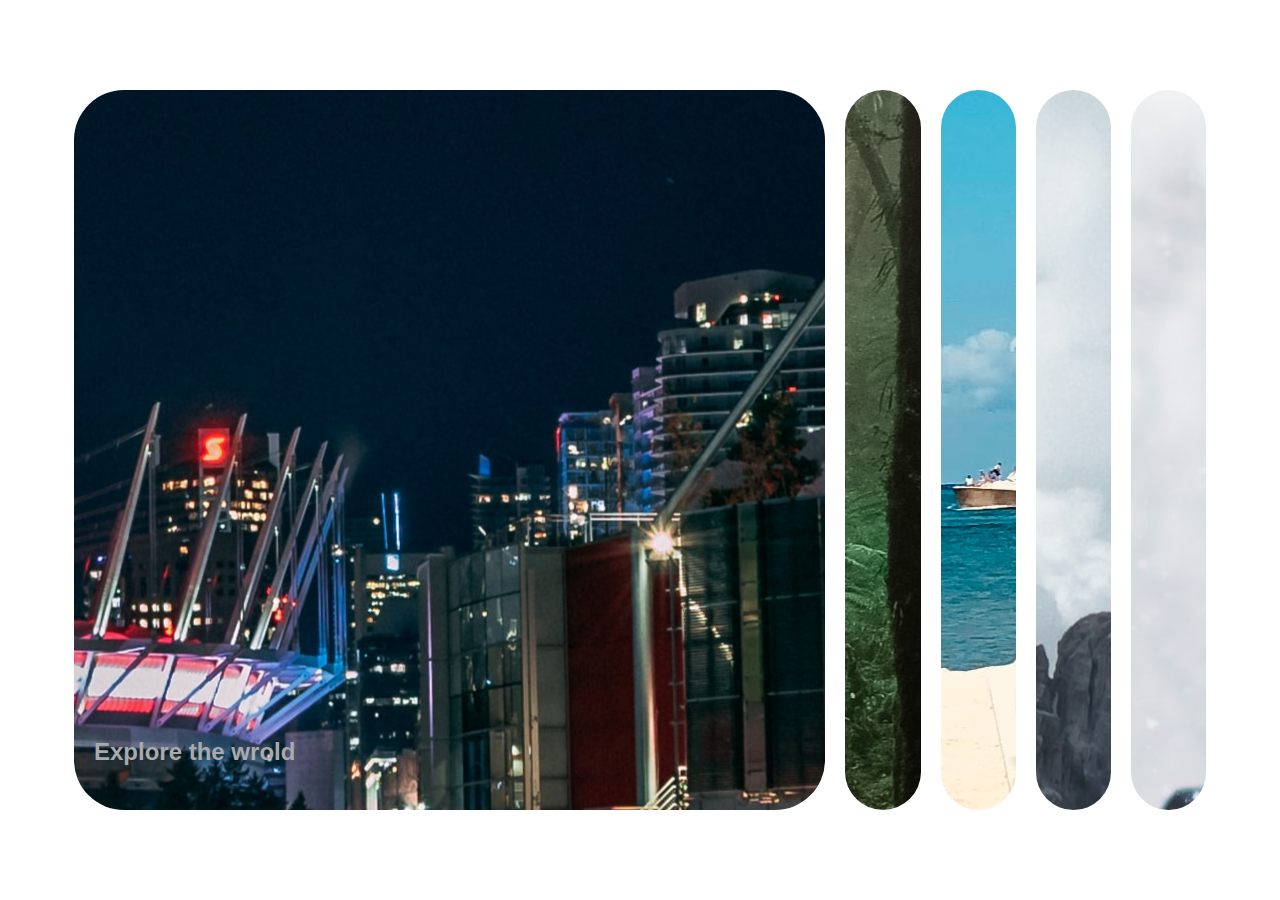
<file: Expanding card/index.html>
<!DOCTYPE html>
<html lang="en">
<head>
    <meta charset="UTF-8">
    <meta http-equiv="X-UA-Compatible" content="IE=edge">
    <meta name="viewport" content="width=device-width, initial-scale=1.0">
    <link rel="stylesheet" href="https://cdnjs.cloudflare.com/ajax/libs/font-awesome/6.1.1/css/all.min.css" 
    integrity="sha512-KfkfwYDsLkIlwQp6LFnl8zNdLGxu9YAA1QvwINks4PhcElQSvqcyVLLD9aMhXd13uQjoXtEKNosOWaZqXgel0g==" 
    crossorigin="anonymous" referrerpolicy="no-referrer" />
    <link rel="stylesheet" href="style.css">
    <title>My Project</title>
</head>
<body>
    <div class="container">
        <div class="panel active" style="background-image: url(./images/explore_the_world.jpg);">
            <h3>Explore the wrold</h3>
        </div>
        <div class="panel" style="background-image: url(./images/wild_forest.jpg);">
            <h3>Wild forest</h3>
        </div>
        <div class="panel" style="background-image: url(./images/sunny_beach.jpg);">
            <h3>Sunny beach</h3>
        </div>
        <div class="panel" style="background-image: url(./images/mountain_in_the_cloud.jpg);">
            <h3>Mountain in the cloud</h3>
        </div>
        <div class="panel" style="background-image: url(./images/city_on_winter.jpg);">
            <h3>City on winter</h3>
        </div>
    </div>
    
    <script src="script.js"></script>
</body>
</html>
</file>
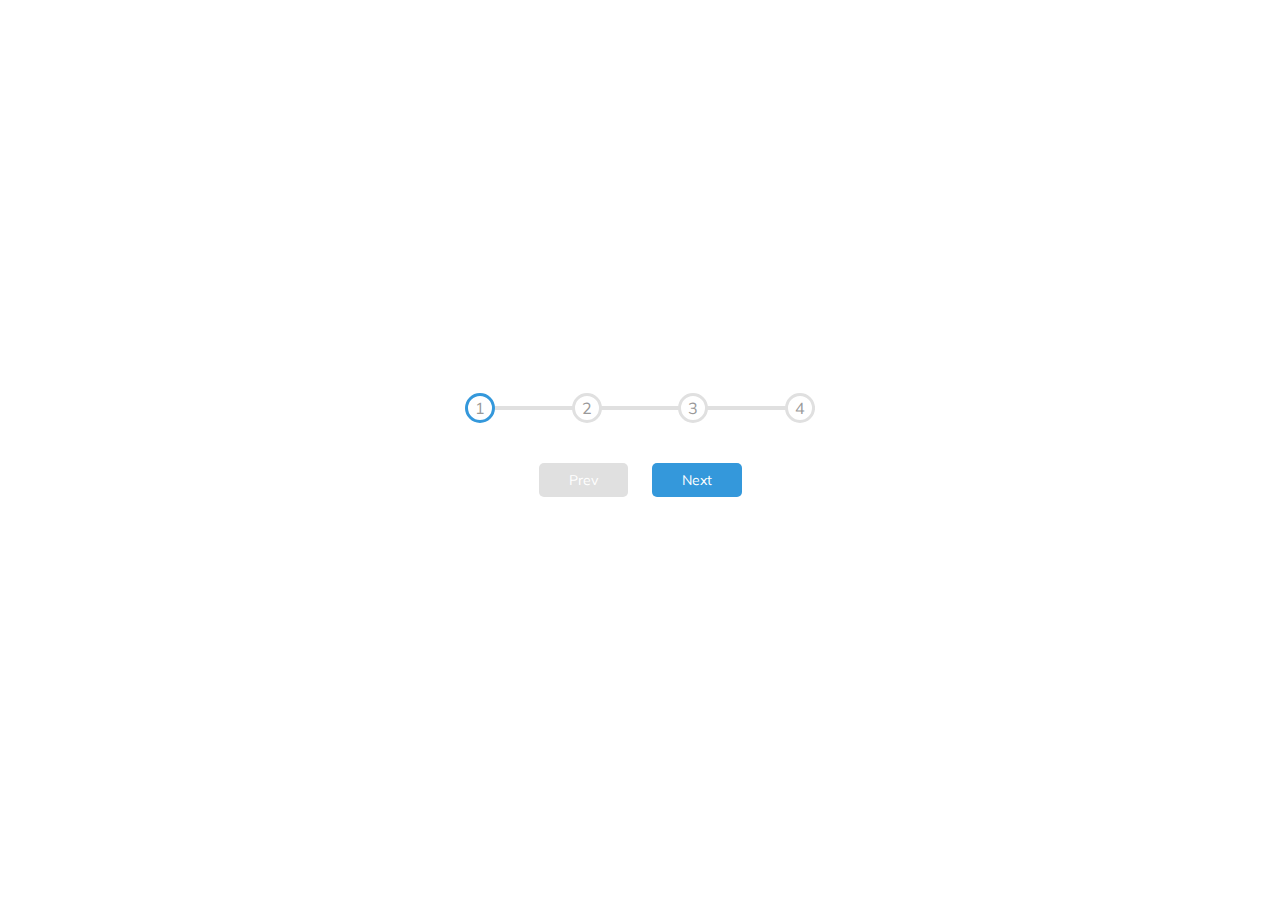
<file: Progress bar/index.html>
<!DOCTYPE html>
<html lang="en">
<head>
    <meta charset="UTF-8">
    <meta http-equiv="X-UA-Compatible" content="IE=edge">
    <meta name="viewport" content="width=device-width, initial-scale=1.0">
    <link rel="stylesheet" href="https://cdnjs.cloudflare.com/ajax/libs/font-awesome/6.1.1/css/all.min.css" 
    integrity="sha512-KfkfwYDsLkIlwQp6LFnl8zNdLGxu9YAA1QvwINks4PhcElQSvqcyVLLD9aMhXd13uQjoXtEKNosOWaZqXgel0g==" 
    crossorigin="anonymous" referrerpolicy="no-referrer" />
    <link rel="stylesheet" href="style.css">
    <title>Progress Bar</title>
</head>
<body>
    <div class="container">
        <div class="progress-container">
            <div class="progress" id="progress"></div>
            <div class="circle active">1</div>
            <div class="circle">2</div>
            <div class="circle">3</div>
            <div class="circle">4</div>
        </div>

        <button class="btn prev" disabled>Prev</button>
        <button class="btn next">Next</button>
    </div>
    
    <script src="script.js"></script>
</body>
</html>
</file>
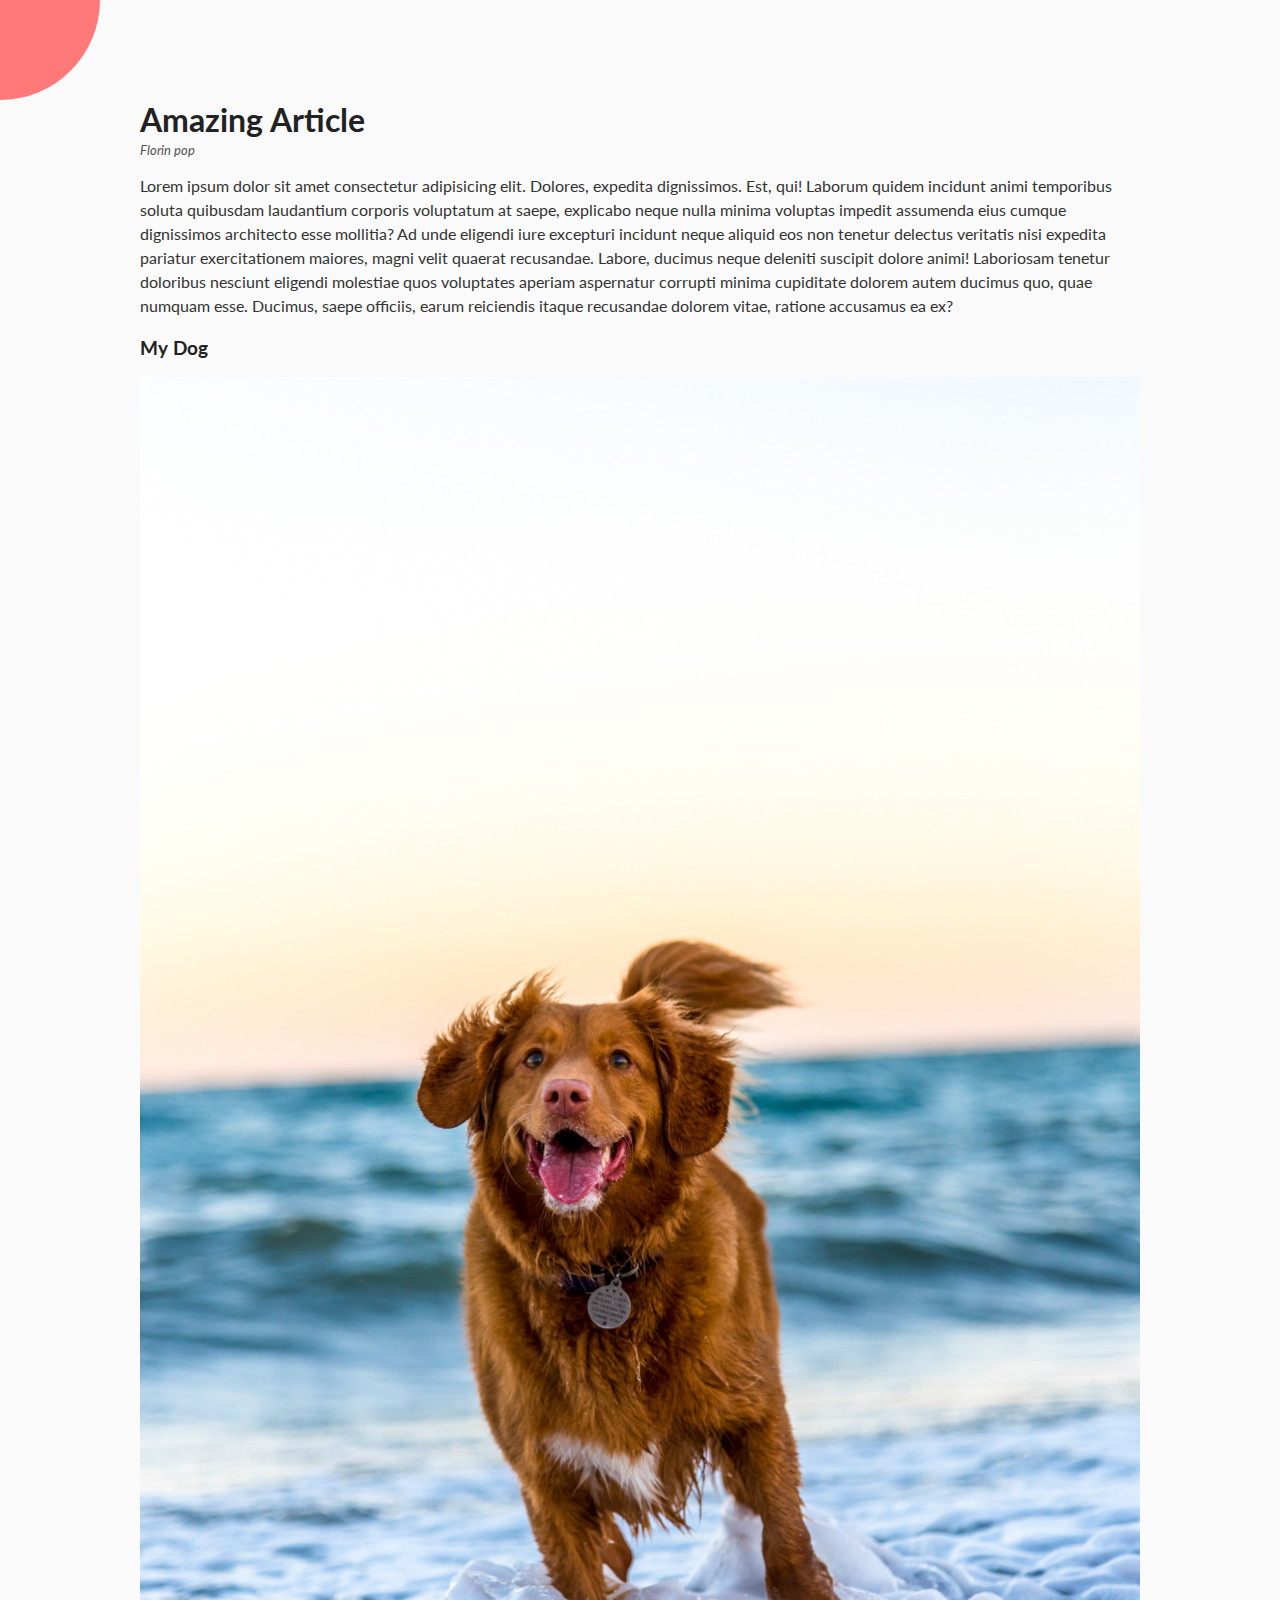
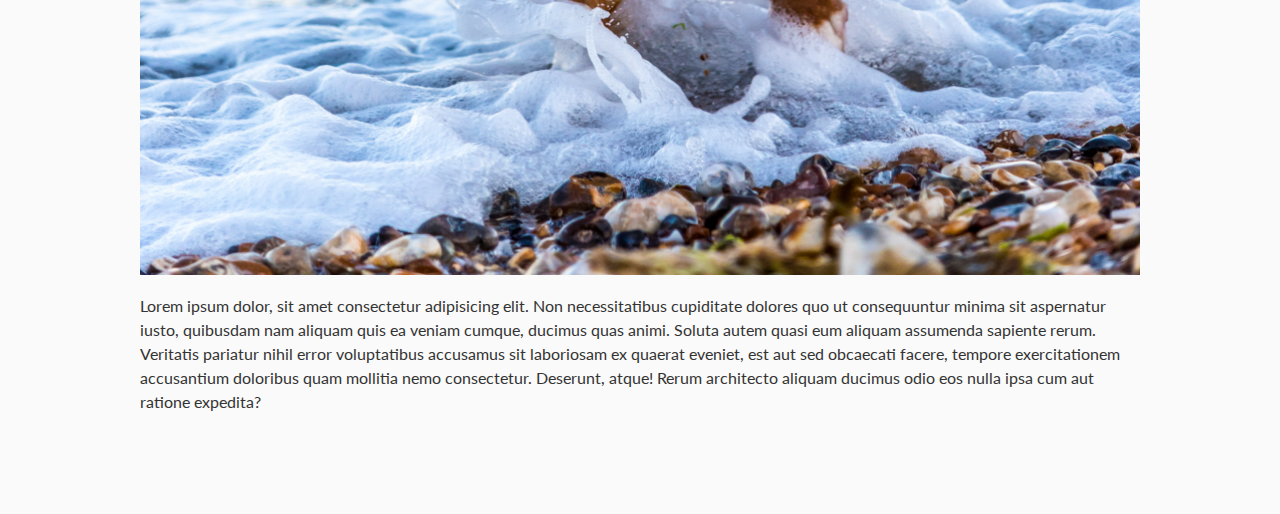
<file: Rotating Navigtion Bar/index.html>
<!DOCTYPE html>
<html lang="en">
<head>
    <meta charset="UTF-8">
    <meta http-equiv="X-UA-Compatible" content="IE=edge">
    <meta name="viewport" content="width=device-width, initial-scale=1.0">
    <link rel="stylesheet" href="https://cdnjs.cloudflare.com/ajax/libs/font-awesome/6.1.1/css/all.min.css" 
    integrity="sha512-KfkfwYDsLkIlwQp6LFnl8zNdLGxu9YAA1QvwINks4PhcElQSvqcyVLLD9aMhXd13uQjoXtEKNosOWaZqXgel0g==" 
    crossorigin="anonymous" referrerpolicy="no-referrer" />
    <link rel="stylesheet" href="style.css">
    <title>Rotating nav Bar</title>
</head>
<body>
    <div class="container">
        <div class="circle-container">
            <div class="circle">
                <button id="close">
                    <i class="fas fa-times"></i>
                </button>
                <button id="open">
                    <i class="fas fa-bars"></i>
                </button>
            </div>
        </div>

        <div class="content">
            <h1>Amazing Article</h1>
            <small>Florin pop</small>
            <p>Lorem ipsum dolor sit amet consectetur adipisicing elit. 
                Dolores, expedita dignissimos. 
                Est, qui! Laborum quidem incidunt animi temporibus 
                soluta quibusdam laudantium corporis voluptatum at saepe,
                explicabo neque nulla minima voluptas impedit assumenda
                eius cumque dignissimos architecto esse mollitia?
                Ad unde eligendi iure excepturi incidunt neque
                aliquid eos non tenetur delectus veritatis nisi 
                expedita pariatur exercitationem maiores,
                magni velit quaerat recusandae. Labore,
                ducimus neque deleniti suscipit dolore animi!
                Laboriosam tenetur doloribus nesciunt eligendi 
                molestiae quos voluptates aperiam aspernatur 
                corrupti minima cupiditate dolorem autem ducimus 
                quo, quae numquam esse. Ducimus, saepe officiis, 
                earum reiciendis itaque recusandae dolorem vitae,
                ratione accusamus ea ex?</p>

            <h3>My Dog</h3>
            <img src="./images/oscar-sutton-yihlaRCCvd4-unsplash.jpg" alt="dog">
            <p>Lorem ipsum dolor, sit amet consectetur adipisicing elit.
                Non necessitatibus cupiditate dolores quo ut 
                consequuntur minima sit aspernatur iusto, 
                quibusdam nam aliquam quis ea veniam cumque, 
                ducimus quas animi. Soluta autem quasi eum aliquam 
                assumenda sapiente rerum. Veritatis pariatur nihil 
                error voluptatibus accusamus sit laboriosam ex quaerat 
                eveniet, est aut sed obcaecati facere, tempore exercitationem 
                accusantium doloribus quam mollitia nemo consectetur. 
                Deserunt, atque! Rerum architecto aliquam 
                ducimus odio eos nulla ipsa cum aut ratione expedita?</p>
        </div>
    </div>
    
    <nav>
       <ul>
        <li><i class="fas fa-home"></i>Home</li>
        <li><i class="fas fa-user-alt"></i>About</li>
        <li><i class="fas fa-envelope"></i>Contacts</li>
       </ul>
    </nav>
    <script src="script.js"></script>
</body>
</html>
</file>
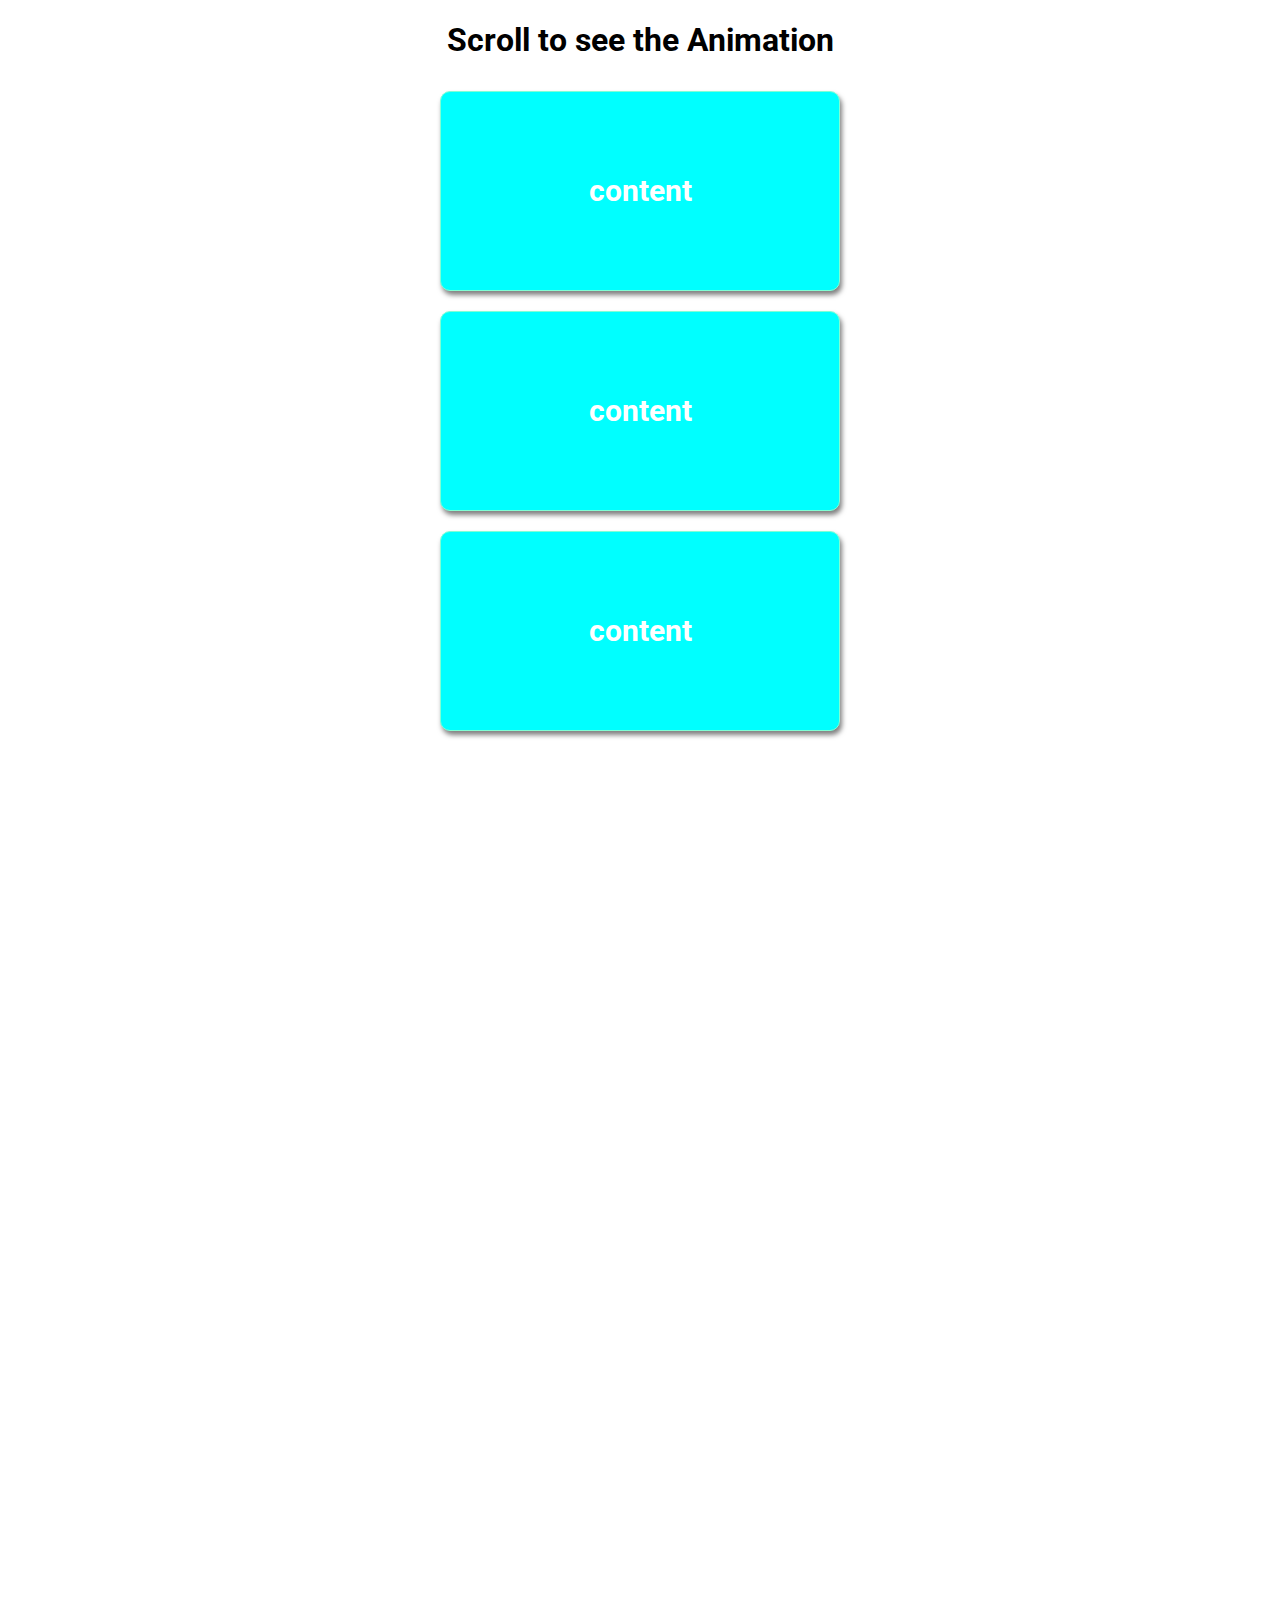
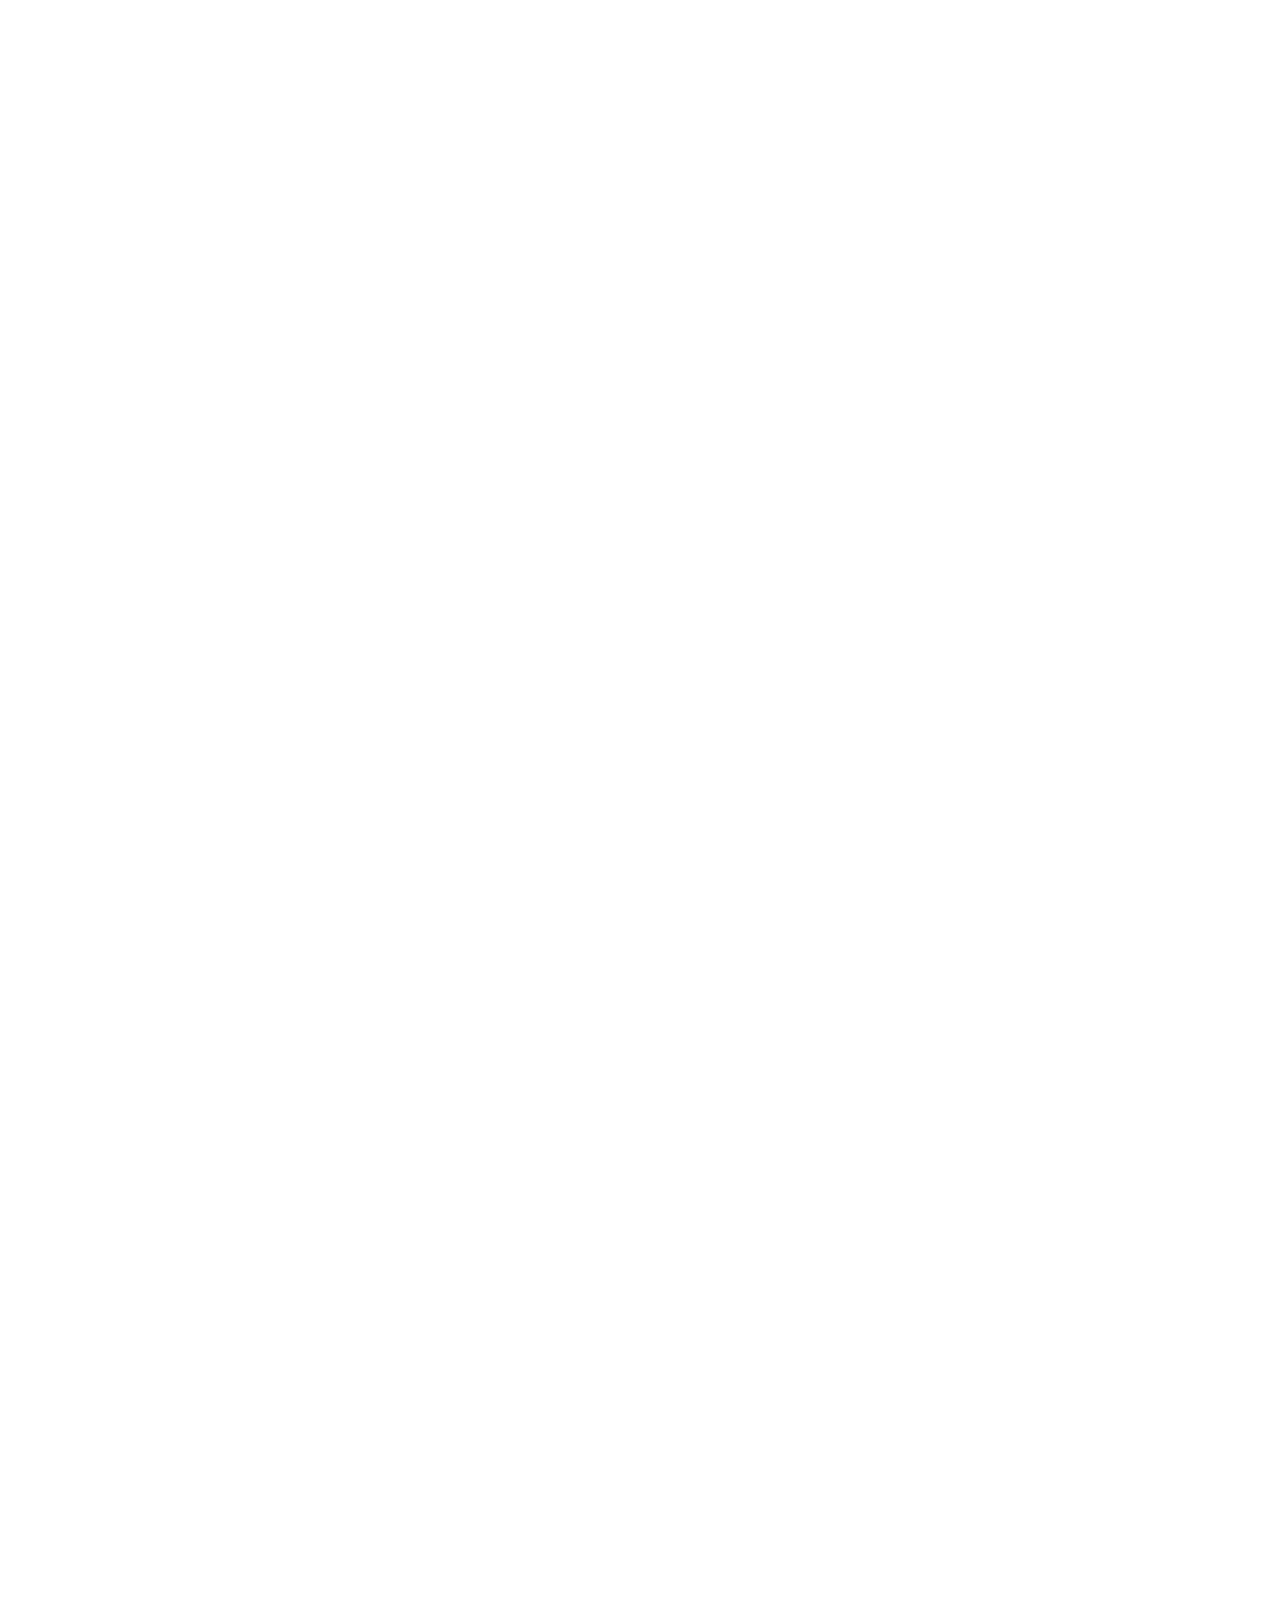
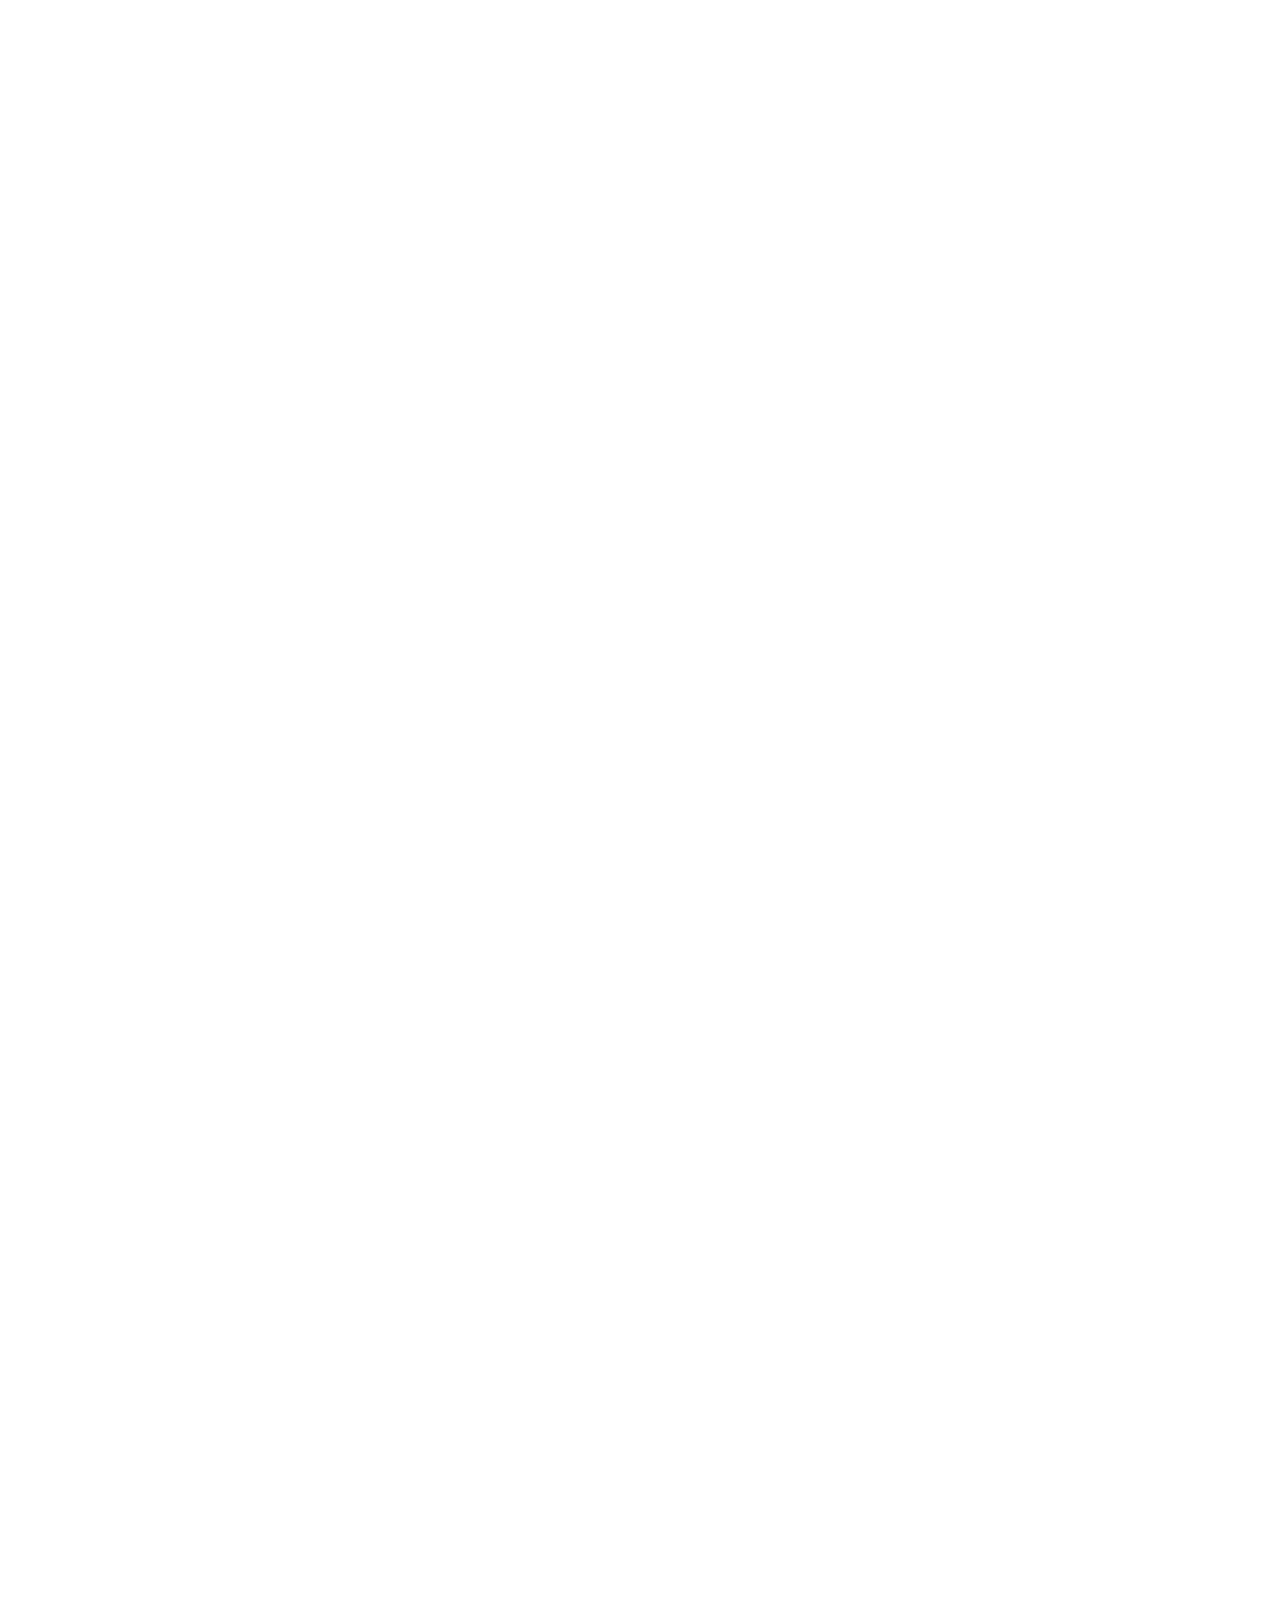
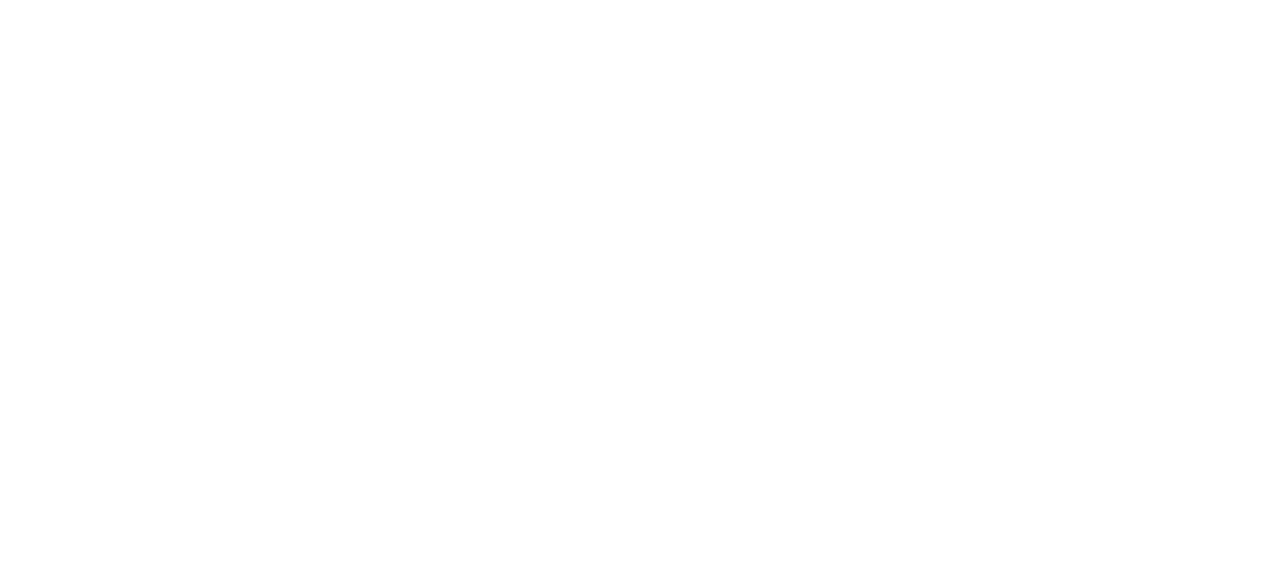
<file: Scroll Animation/index.html>
<!DOCTYPE html>
<html lang="en">
<head>
    <meta charset="UTF-8">
    <meta http-equiv="X-UA-Compatible" content="IE=edge">
    <meta name="viewport" content="width=device-width, initial-scale=1.0">
    <link rel="stylesheet" href="https://cdnjs.cloudflare.com/ajax/libs/font-awesome/6.1.1/css/all.min.css" 
    integrity="sha512-KfkfwYDsLkIlwQp6LFnl8zNdLGxu9YAA1QvwINks4PhcElQSvqcyVLLD9aMhXd13uQjoXtEKNosOWaZqXgel0g==" 
    crossorigin="anonymous" referrerpolicy="no-referrer" />
    <link rel="stylesheet" href="style.css">
    <title>Scroll Animation</title>
</head>
<body>
    <h1>Scroll to see the Animation</h1>
    <div class="box">content</div>
    <div class="box">content</div>
    <div class="box">content</div>
    <div class="box">content</div>
    <div class="box">content</div>
    <div class="box">content</div>
    <div class="box">content</div>
    <div class="box">content</div>
    <div class="box">content</div>
    <div class="box">content</div>
    <div class="box">content</div>
    <div class="box">content</div>
    <div class="box">content</div>
    <div class="box">content</div>
    <div class="box">content</div>
    <div class="box">content</div>
    <div class="box">content</div>
    <div class="box">content</div>
    <div class="box">content</div>
    <div class="box">content</div>
    <div class="box">content</div>
    <div class="box">content</div>
    <div class="box">content</div>
    <div class="box">content</div>
    
    <script src="script.js"></script>
</body>
</html>
</file>
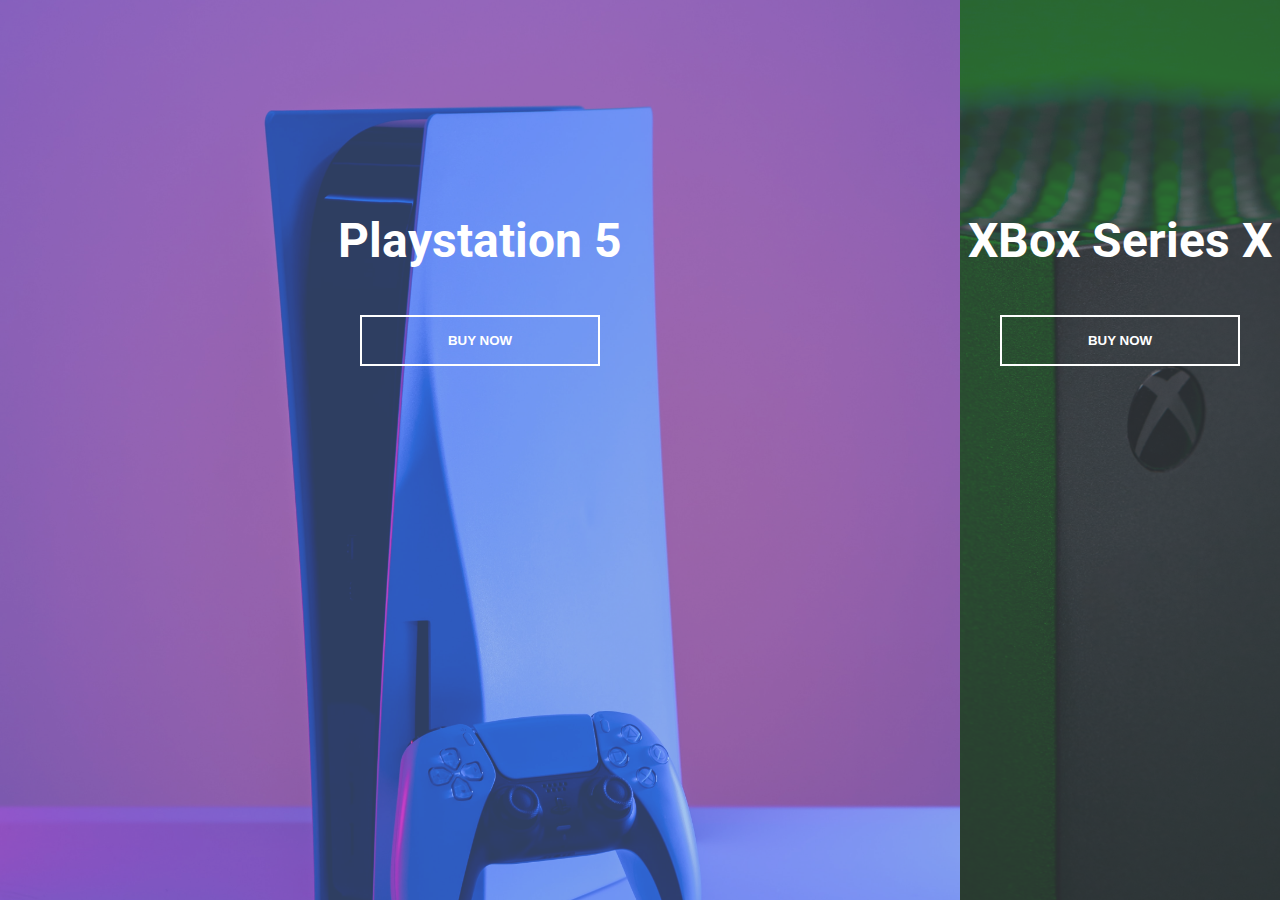
<file: split-landing_page/index.html>
<!DOCTYPE html>
<html lang="en">
<head>
    <meta charset="UTF-8">
    <meta http-equiv="X-UA-Compatible" content="IE=edge">
    <meta name="viewport" content="width=device-width, initial-scale=1.0">
    <link rel="stylesheet" href="https://cdnjs.cloudflare.com/ajax/libs/font-awesome/6.1.1/css/all.min.css" 
    integrity="sha512-KfkfwYDsLkIlwQp6LFnl8zNdLGxu9YAA1QvwINks4PhcElQSvqcyVLLD9aMhXd13uQjoXtEKNosOWaZqXgel0g==" 
    crossorigin="anonymous" referrerpolicy="no-referrer" />
    <link rel="stylesheet" href="style.css">
    <title>Split Landing Page</title>
</head>
<body>
    <div class="container">
        <div class="split left">
                <h1>Playstation 5</h1>
                <button class="btn">buy now</button>
        </div>
        <div class="split right">
                <h1>XBox Series X</h1>
                <button class="btn">buy now</button>
        </div>
    </div>
    
    <script src="script.js"></script>
</body>
</html>
</file>
<file: Expanding card/style.css>
@import url('https://fonts.googleapis.com/css?family=Muli&display=swap');

* {
    box-sizing: border-box;
}

body {
    font-family: 'Roboto', sans-serif;
    display: flex;
    align-items: center;
    justify-content: center;
    margin: 0;
    height: 100vh;
    overflow: hidden;
}

.container {
    display: flex;
    width: 90vw;
}

.panel {
    background-size: auto cover;
    background-repeat: no-repeat;
    background-position: center;
    height: 80vh;
    border-radius: 50px;
    color: #aaa;
    cursor: pointer;
    flex: 0.5;
    margin: 10px;
    position: relative;
    transition: flex 0.7s ease-in;
}

.panel h3 {
    font-size: 24px;
    position: absolute;
    bottom: 20px;
    left: 20px;
    opacity: 0;
}

.panel.active {
    flex: 5;
}

.panel.active h3 {
    opacity: 1;
    transition: opacity 0.3s ease-in 0.4s;
}

@media (max-width : 480px) {
    .container {
        width: 100vw;
    }

    .panel:nth-of-type(4),  .panel:nth-of-type(5) {
        display: none;
    }
}
</file>
<file: Progress bar/style.css>
@import url('https://fonts.googleapis.com/css?family=Muli&display=swap');

:root {
    --line-border-fill: #3498db;
    --line-border-empty: #e0e0e0;
}

* {
    box-sizing: border-box;
}

body {
    font-family: 'Muli', sans-serif;
    display: flex;
    align-items: center;
    justify-content: center;
    margin: 0;
    height: 100vh;
}

.container {
    text-align: center;
}

.progress-container {
    display: flex;
    justify-content: space-between;
    width: 350px;
    max-width: 100%;
    position: relative;
    margin-bottom: 30px;
}

.progress-container::before {
    content: " ";
    background-color: var(--line-border-empty);
    position: absolute;
    top: 50%;
    left: 0;
    transform: translateY(-50%);
    height: 4px;
    width: 100%;
    z-index: -1;
}

.progress {
    background-color: var(--line-border-fill);
    position: absolute;
    top: 50%;
    left: 0;
    transform: translateY(-50%);
    height: 4px;
    width: 0%;
    z-index: -1;
    transition: .4s ease;
}

.circle {
    background-color: #fff;
    color: #999;
    width: 30px;
    height: 30px;
    border: none;
    border: 3px solid var(--line-border-empty);
    border-radius: 50%;
    display: flex;
    justify-content: center;
    align-items: center;
} 

.circle.active {
    border-color: var(--line-border-fill);
}

.btn {
    background-color: var(--line-border-fill);
    border: none;
    color: #fff;
    padding: 8px 30px;
    border-radius: 5px;
    margin: 10px;
    font-family: inherit;
    cursor: pointer;
    font-size: 14px;
}

.btn:active {
    transform: scale(0.98);
}

.btn:focus {
    outline: 0;
}

.btn:disabled {
    background-color: var(--line-border-empty);
    cursor: not-allowed;
}
</file>
<file: Rotating Navigtion Bar/style.css>
@import url('https://fonts.googleapis.com/css?family=Lato&display=swap');

* {
    box-sizing: border-box;
}

body {
    font-family: 'Lato', sans-serif;
    margin: 0;
    height: 100vh;
    background-color: #333;
    color: #222;
    overflow-x: hidden;
}

.container {
    background-color: #fafafa;
    transform-origin: left top;
    transition: transform 0.5s linear;
    width: 100vw;
    min-height: 100vh;
    padding: 50px;
}

.container.show-nav {
    transform: rotate(-20deg);
}

.container.show-nav + nav li {
    transform: translateX(0%);
    transition-delay: 0.3s;
}

.circle-container {
    position: fixed;
    top: -100px;
    left: -100px;
}

.circle {
    height: 200px;
    width: 200px;
    background-color: #ff7979;
    border-radius: 50%;
    transition: transform 0.5s ease-in;
    position: relative;
}

.container.show-nav .circle {
    transform: rotate(-70deg);
}

.circle button {
    position: absolute;
    top: 50%;
    left: 50%;
    height: 100px;
    background: transparent;
    border: 0;
    color: white;
    font-size: 26px;
    cursor: pointer;
}

.circle button:focus {
    outline: none;
}

.circle button#open {
    left: 60%;
}

.circle button#close {
    top: 60%;
    transform: rotate(90deg);
    transform-origin: left top;
    transition: transform 0.5s ease-in;
}

nav {
    position: fixed;
    bottom: 40px;
    left: 0px;
}

nav ul {
    list-style-type: none;
    padding: 30px;
}

nav ul li {
    text-transform: uppercase;
    color: #fff;
    margin: 40px 0;
    z-index: 100;
    transform: translateX(-100%);
    transition: transform 0.3s ease-in;
}

nav ul li i {
    font-size: 20px;
    margin-right: 10px;
}

nav ul li + li {
    margin-left: 15px;
    transform: translateX(-150%);
}

nav ul li + li + li {
    margin-left: 30px;
    transform: translateX(-200%);
}

.content {
    max-width: 1000px;
    margin: 50px auto;
}

.content img {
    max-width: 100%;
    height: 50%;
}

.content h1 {
    margin: 0;
}

.content small {
    color: #555;
    font-style: italic;
}

.content p {
    color: #333;
    line-height: 1.5;
}
</file>
<file: Scroll Animation/style.css>
@import url('https://fonts.googleapis.com/css2?family=Roboto:wght@400;700&display=swap');

* {
    box-sizing: border-box;
}

body {
    font-family: 'Roboto', sans-serif;
    display: flex;
    flex-direction: column;
    align-items: center;
    justify-content: center;
    margin: 0;
    overflow-x: hidden;
}

.box {
    display: flex;
    justify-content: center;
    align-items: center;
    height: 200px;
    width: 400px;
    border: 1px solid aquamarine;
    background-color: aqua;
    border-radius: 10px;
    box-shadow: 2px 4px 5px rgba(127, 127, 127, 1);
    margin: 10px;
    color: #fff;
    font-size: 30px;
    font-weight: bold;
    transform: translateX(400%);
    transition: transform 0.4s ease-in-out 0.2s;
}

.box:nth-of-type(even) {
    transform: translateX(-400%);
}

.box.active {
    transform: translateX(0.0);
}
</file>
<file: split-landing_page/style.css>
@import url('https://fonts.googleapis.com/css2?family=Roboto:wght@400;700&display=swap');

:root {
    --left-bg-color: rgba(116, 156, 243, 0.4);
    --right-bg-color: rgba(58, 63, 68, 0.7);
    --left-btn-hover-color: #6B8FF7;
    --right-btn-hover-color: #286B2F;
    --transition-elem: all 0.5s ease-in-out;
}
* {
    box-sizing: border-box;
}

body {
    font-family: 'Roboto', sans-serif;
    /* display: flex;
    flex-direction: column;
    align-items: center;
    justify-content: center; */
    margin: 0;
    height: 100vh;
    overflow: hidden;
}

h1 {
   font-size: 2.5rem;
   color: #fff;
   white-space: nowrap; 
   position: absolute;
   top: 20%;
   left: 50%;
   transform: translateX(-50%);
}

.container {
    height: 100%;
    width: 100%;
    position: relative;
    /* overflow: hidden; */
}

.split {
    height: 100%;
    width: 50%;
    position: absolute;
    transition: var(--transition-elem);
}

.split.left {
    background: url(./images/PS_5.jpg);
    background-repeat: no-repeat;
    background-size: cover;
    left: 0%;
    background-position: center;
}

.split.left::before {
    content: '';
    height: 100%;
    width: 100%;
    position: absolute;
    background-color: var(--left-bg-color);
}

.split.right {
    background: url(./images/X_box.jpg);
    background-repeat: no-repeat;
    background-size: cover;
    right: 0%;
    background-position: center;
}

.split.right::before {
    content: '';
    height: 100%;
    width: 100%;
    position: absolute;
    background-color: var(--right-bg-color);
}

.text_container {
    position: absolute;
    top: 20%;
    left: 35%;
    color: white;
    font-size: 1.5em;
}

.btn {
    width: 10rem;
    padding: 1rem;
    background-color: transparent;
    border: 2px solid white;
    color: white;
    font-weight: bold;
    text-transform: uppercase;
    position: absolute;
    top: 35%;
    left: 50%;
    transform: translateX(-50%);
    cursor: pointer;
    transition: var(--transition-elem);
}

.split.left .btn:hover {
    background-color: var(--left-btn-hover-color);
    border-color: var(--left-btn-hover-color);
} 

.split.right .btn:hover {
    background-color:var(--right-btn-hover-color);
    border-color:var(--right-btn-hover-color);
   
} 

.hover-left .left{
    width: 75%;
    z-index: 9;
}

.hover-left .right{
    width: 25%;
}

.hover-right .right{
    width: 75%;
}

.hover-right .left{
    width: 25%;
}
@media (min-width:800px) {
    h1 {
        font-size: 3rem;

    }

    .btn {
        width: 15rem;
    }
}
</file>
